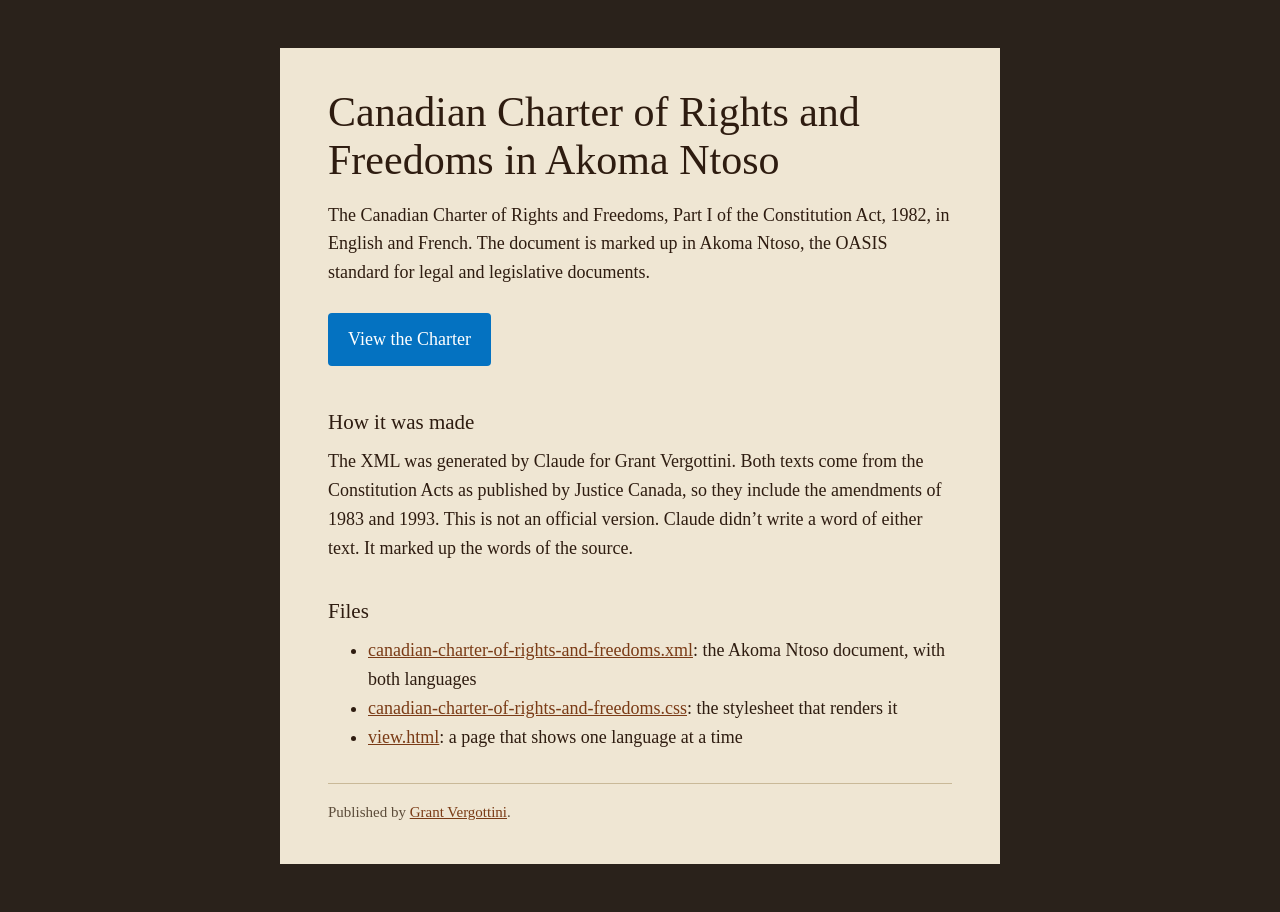
<file: index.html>
<!doctype html>
<html lang="en">
<head>
<meta charset="utf-8">
<meta name="viewport" content="width=device-width, initial-scale=1">
<title>Canadian Charter of Rights and Freedoms in Akoma Ntoso</title>
<meta name="description" content="The Canadian Charter of Rights and Freedoms in Akoma Ntoso XML, in English and French.">
<style>
:root { --ground: #2a221b; --panel: #efe6d3; --ink: #2e1c10; --muted: #5c4c3a; --accent: #7a3b16; --blue: #0472C1; }
* { box-sizing: border-box; }
body { margin: 0; background: var(--ground); color: var(--ink); font: 18px/1.6 Georgia, "Times New Roman", serif; }
main { max-width: 720px; margin: 48px auto; padding: 40px clamp(20px, 5vw, 48px); background: var(--panel); }
h1 { font-size: clamp(30px, 6vw, 42px); line-height: 1.15; margin: 0 0 16px; font-weight: 400; }
h2 { font-size: 21px; margin: 32px 0 8px; font-weight: 400; }
p, ul { margin: 0 0 14px; }
a { color: var(--accent); }
.view { display: inline-block; margin: 12px 0 8px; padding: 12px 20px; background: var(--blue); color: #fff; text-decoration: none; border-radius: 4px; }
.view:hover, .view:focus-visible { background: #035fa2; }
footer { margin-top: 32px; padding-top: 16px; border-top: 1px solid #c9b998; color: var(--muted); font-size: 15px; }
</style>
</head>
<body>
<main>
  <h1>Canadian Charter of Rights and Freedoms in Akoma Ntoso</h1>
  <p>The Canadian Charter of Rights and Freedoms, Part I of the Constitution Act, 1982, in English and French. The document is marked up in Akoma Ntoso, the OASIS standard for legal and legislative documents.</p>
  <a class="view" href="view.html">View the Charter</a>
  <h2>How it was made</h2>
  <p>The XML was generated by Claude for Grant Vergottini. Both texts come from the Constitution Acts as published by Justice Canada, so they include the amendments of 1983 and 1993. This is not an official version. Claude didn&rsquo;t write a word of either text. It marked up the words of the source.</p>
  <h2>Files</h2>
  <ul>
    <li><a href="canadian-charter-of-rights-and-freedoms.xml">canadian-charter-of-rights-and-freedoms.xml</a>: the Akoma Ntoso document, with both languages</li>
    <li><a href="canadian-charter-of-rights-and-freedoms.css">canadian-charter-of-rights-and-freedoms.css</a>: the stylesheet that renders it</li>
    <li><a href="view.html">view.html</a>: a page that shows one language at a time</li>
  </ul>
  <footer>Published by <a href="https://grantvergottini.com/">Grant Vergottini</a>.</footer>
</main>
</body>
</html>
</file>
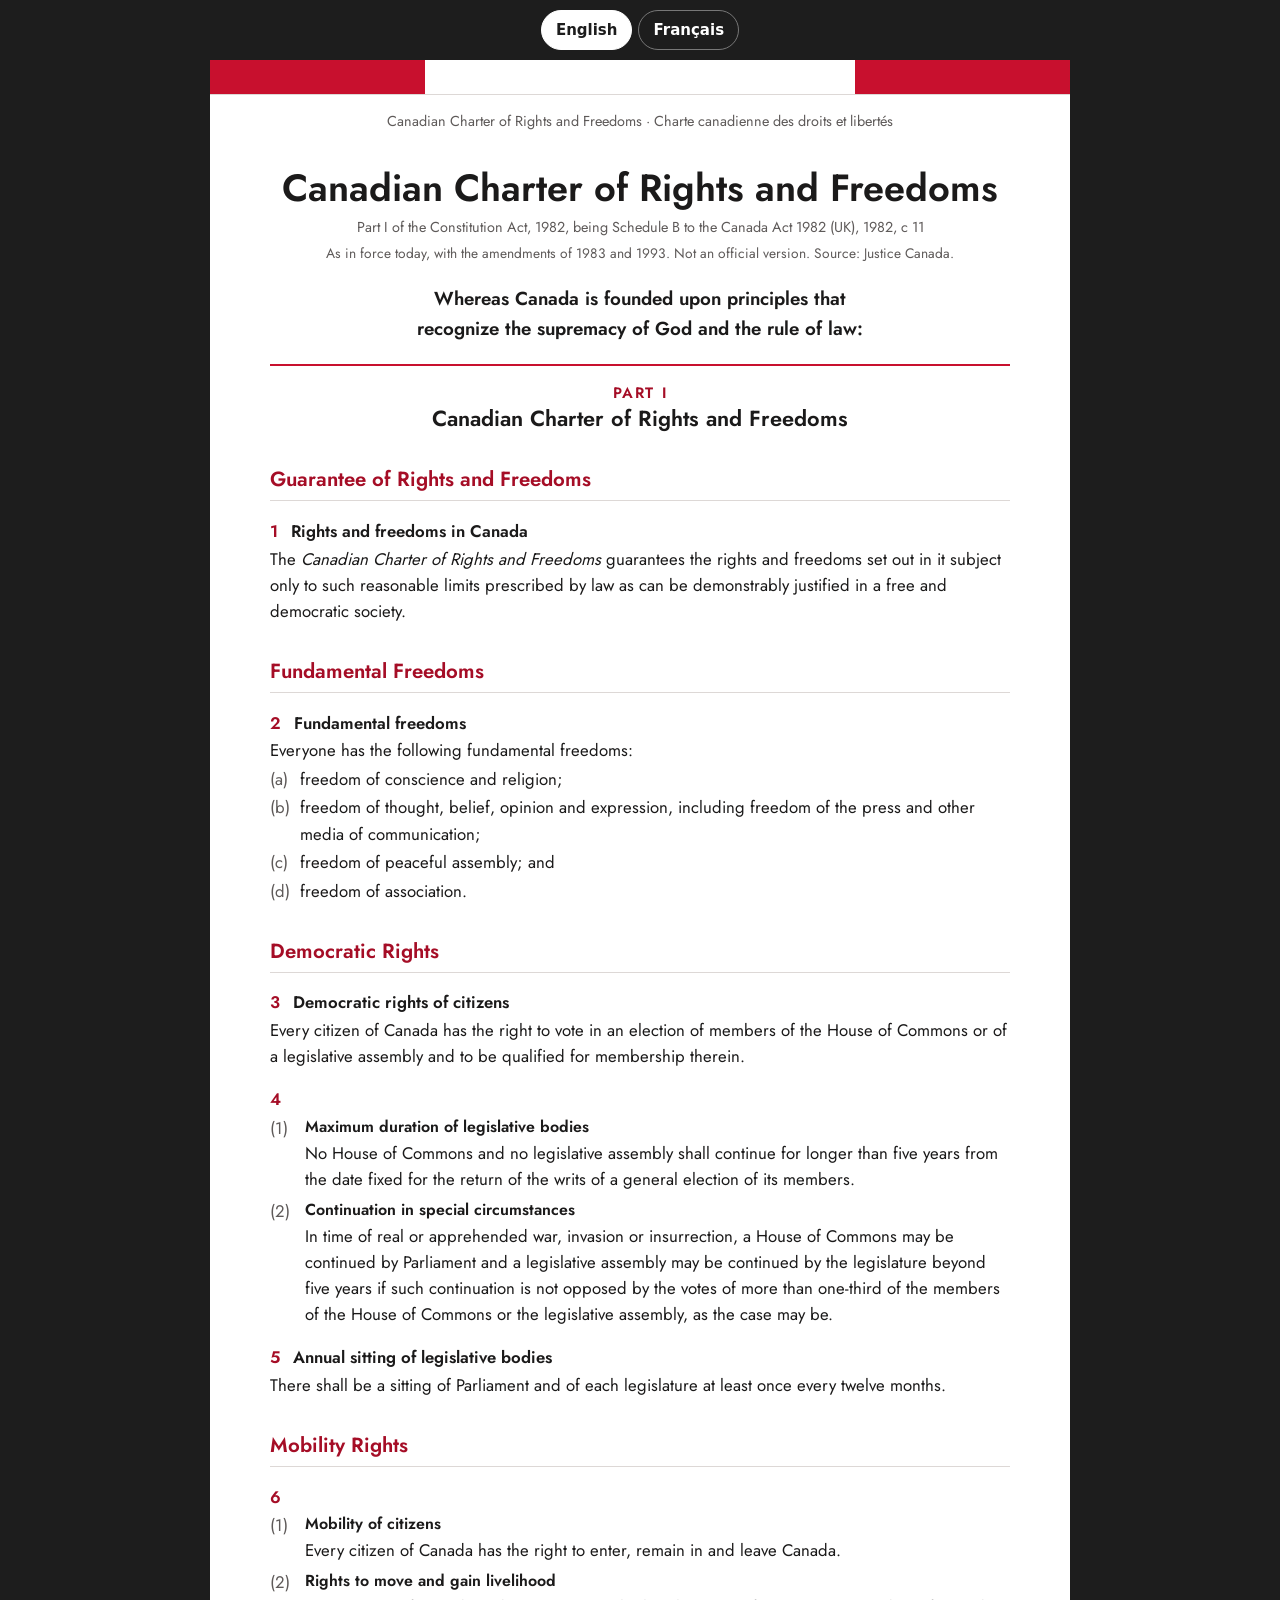
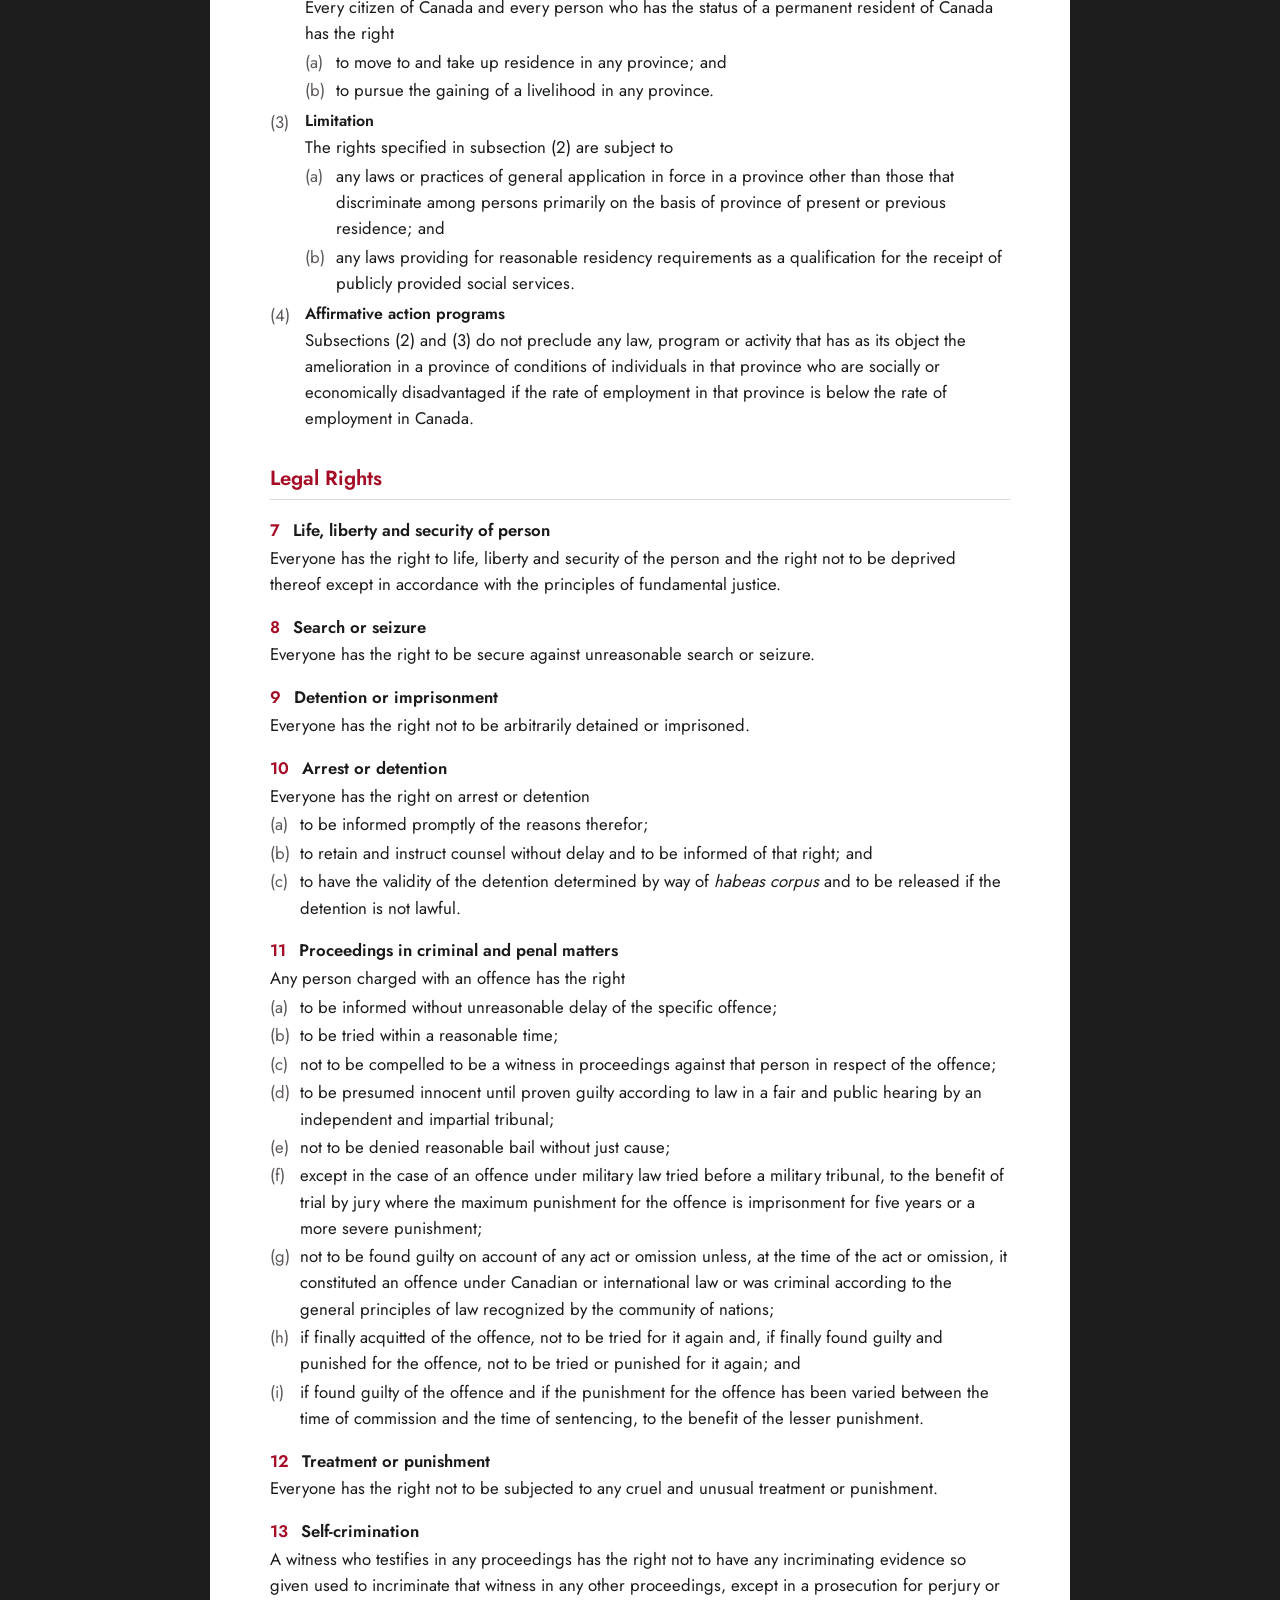
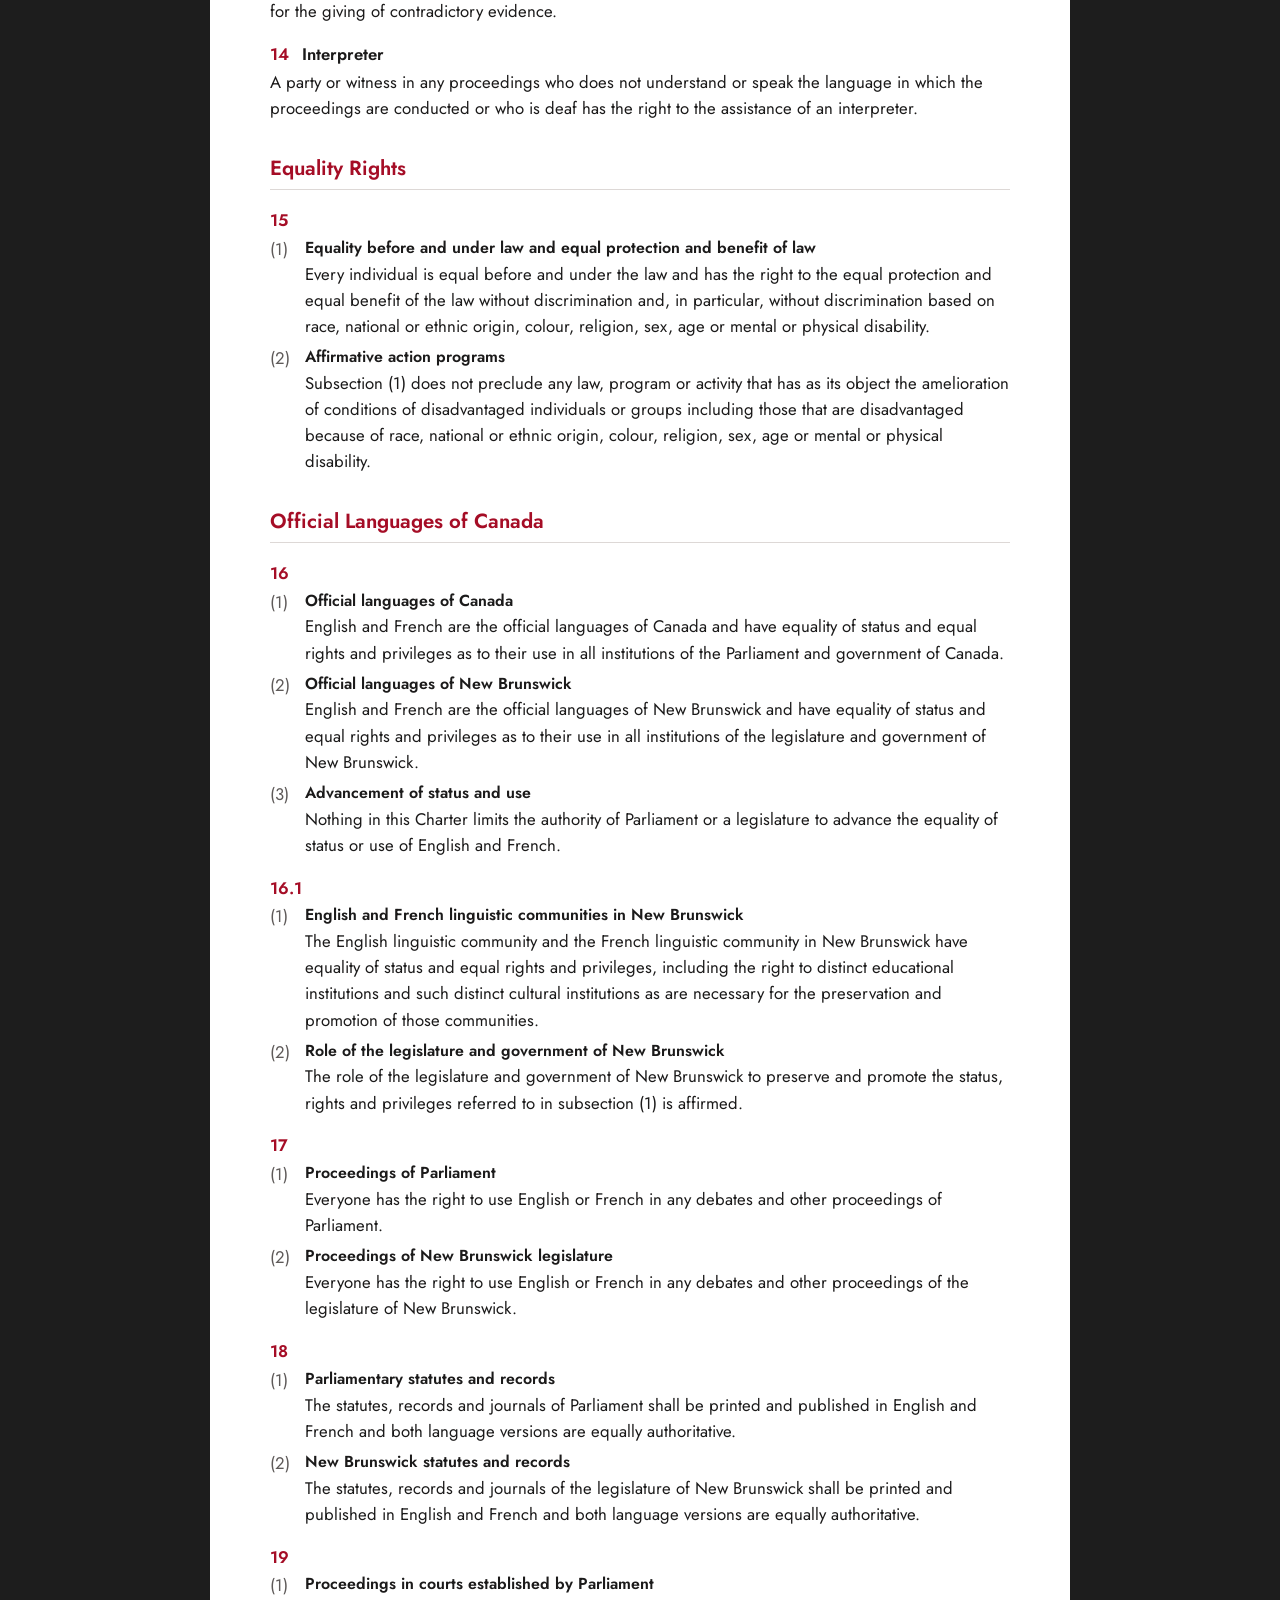
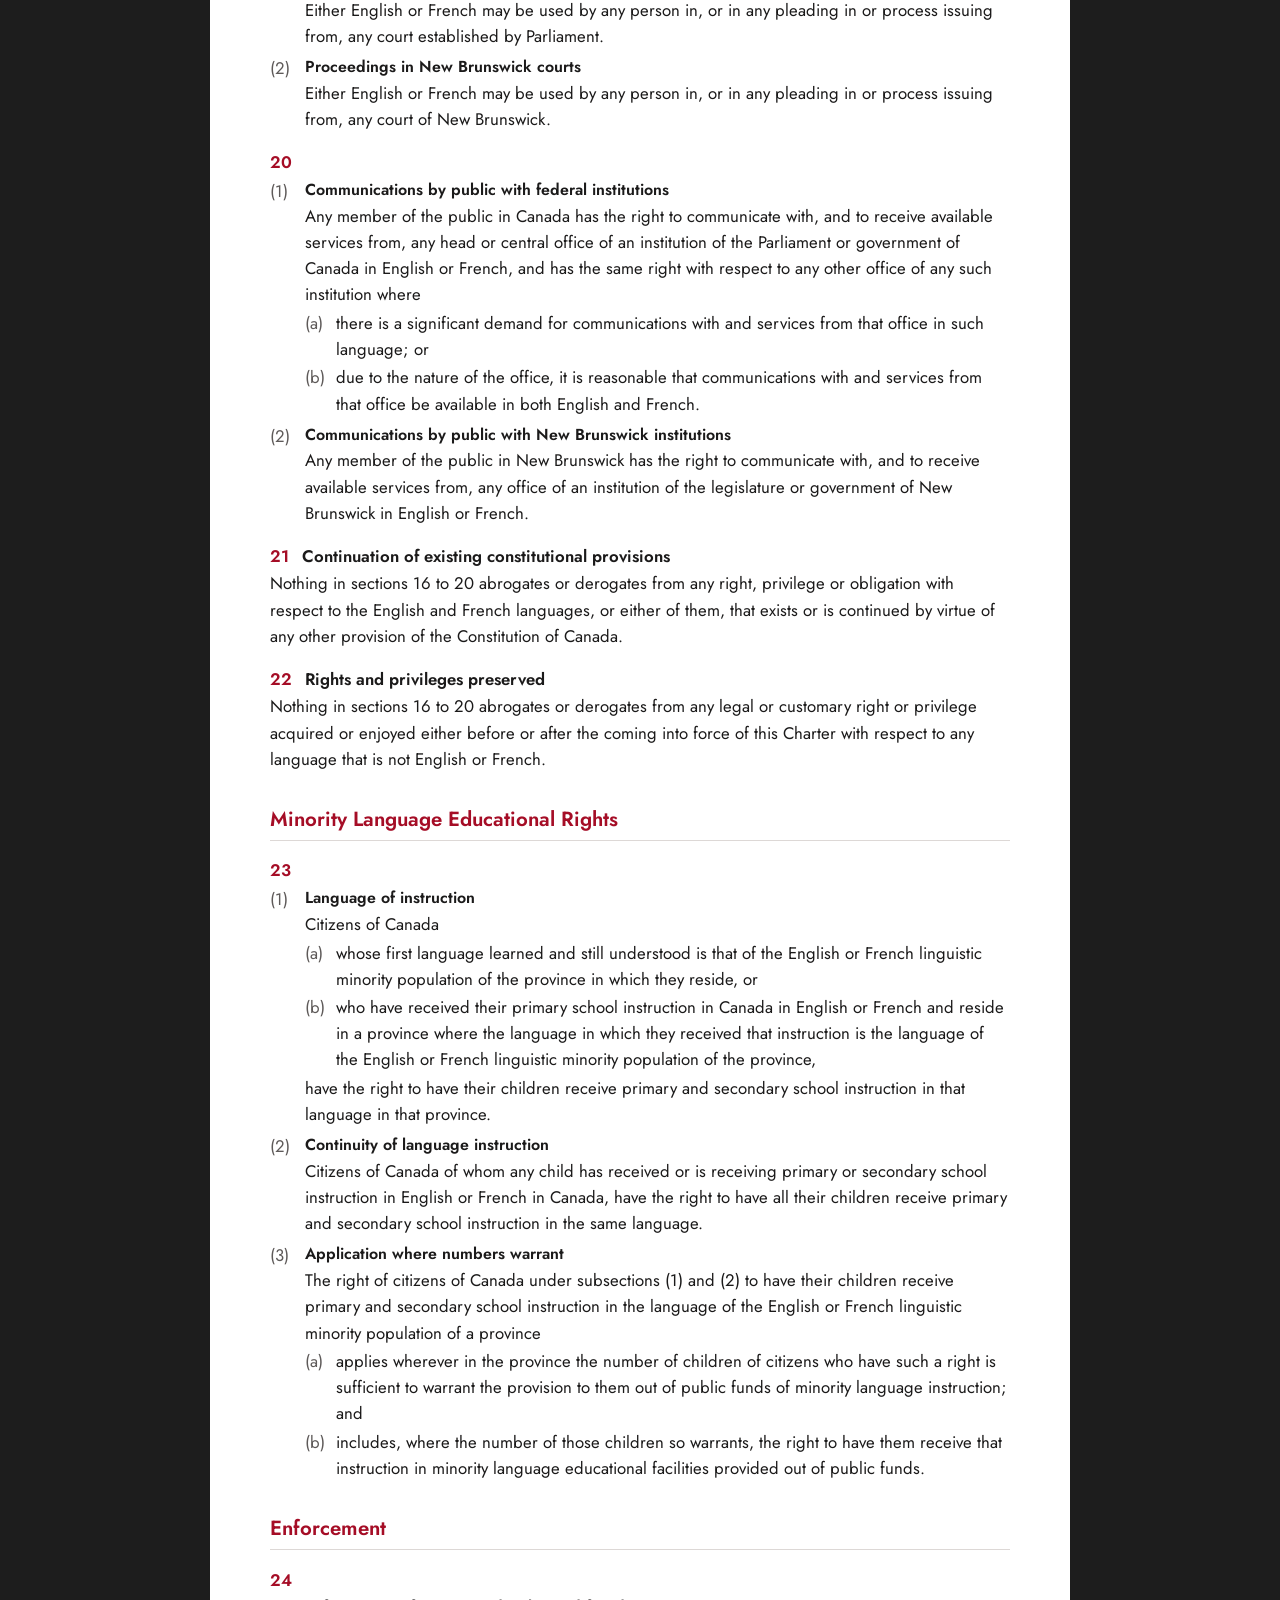
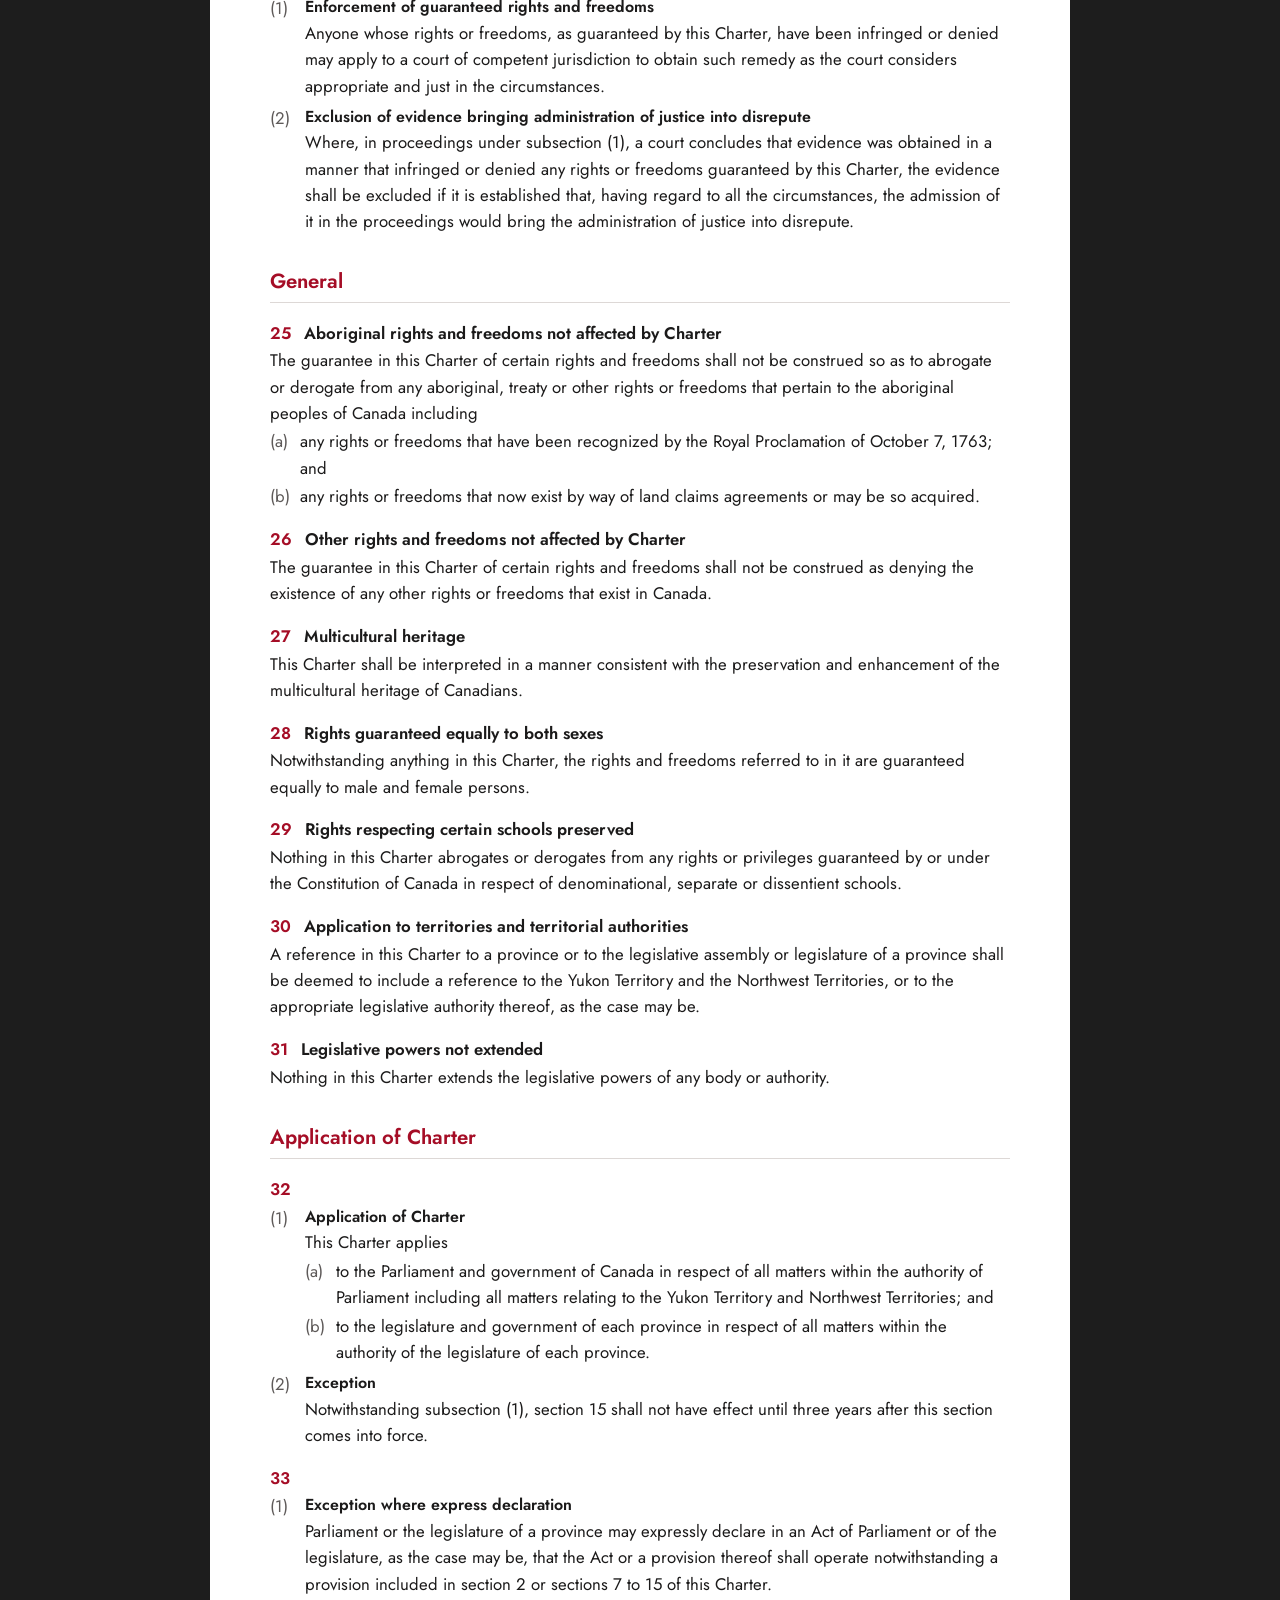
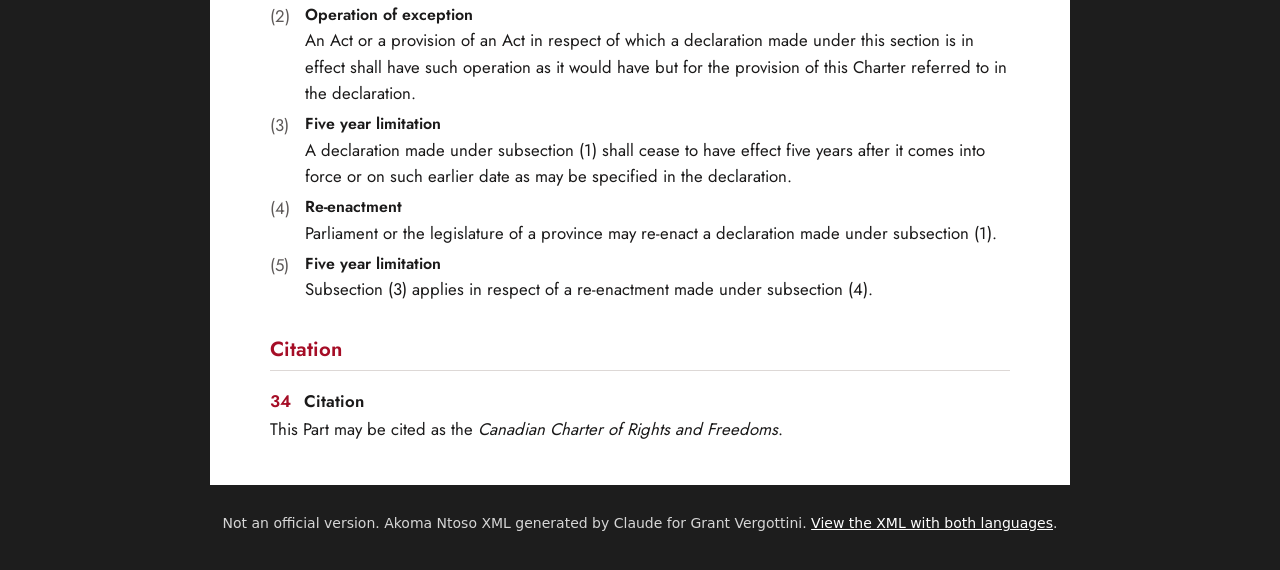
<file: view.html>
<!doctype html>
<html lang="en"><head><meta charset="utf-8"><meta name="viewport" content="width=device-width,initial-scale=1">
<title>Canadian Charter in Akoma Ntoso</title>
<style>
:root{--g:#1d1d1d;--b:#c8102e}
html,html>body{margin:0;background:var(--g)}
.tabs{position:sticky;top:0;z-index:5;display:flex;flex-wrap:wrap;justify-content:center;gap:6px;padding:10px 12px;background:var(--g);font:600 15px/1.2 system-ui,-apple-system,"Segoe UI",sans-serif}
.tabs button{appearance:none;border:1px solid #777;background:none;color:#fff;font:inherit;padding:8px 14px;border-radius:999px;cursor:pointer;min-height:40px}
.tabs button[aria-pressed="true"]{background:#fff;color:var(--g);border-color:#fff}
.tabs button:focus-visible{outline:2px solid #fff;outline-offset:2px}
#message{padding:32px 16px;text-align:center;color:#d6d6d6;font:16px system-ui,sans-serif}
.foot{padding:14px 16px 22px;text-align:center;color:#d6d6d6;font:14px/1.5 system-ui,sans-serif}
.foot a{color:#fff}
</style></head>
<body>
<nav class="tabs" id="tabs" aria-label="Language"></nav>
<main id="doc"><p id="message">Loading the Charter…</p></main>
<p class="foot">Not an official version. Akoma Ntoso XML generated by Claude for Grant Vergottini. <a href="canadian-charter-of-rights-and-freedoms.xml">View the XML with both languages</a>.</p>
<script>
const L=[['eng','English'],['fra','Français']];
(async()=>{try{
const [x,c]=await Promise.all(['canadian-charter-of-rights-and-freedoms.xml','canadian-charter-of-rights-and-freedoms.css'].map(async f=>{const r=await fetch(f);if(!r.ok)throw 0;return r.text()}));
const d=new DOMParser().parseFromString(x,'application/xml');if(d.querySelector('parsererror'))throw 0;
const s=document.createElement('style');s.textContent=c;document.head.appendChild(s);
const root=document.importNode(d.documentElement,true);document.getElementById('doc').replaceChildren(root);
const comps=[...root.getElementsByTagNameNS('*','component')];
const tabs=document.getElementById('tabs');
const show=(k,push)=>{comps.forEach(n=>{n.toggleAttribute('hidden',n.getAttribute('eId')!=='cmp_'+k)});[...tabs.children].forEach(b=>b.setAttribute('aria-pressed',String(b.dataset.k===k)));if(push)try{history.replaceState(null,'','#'+k)}catch(e){}};
L.forEach(([k,n])=>{const b=document.createElement('button');b.type='button';b.textContent=n;b.dataset.k=k;b.lang=k==='eng'?'en':'fr';b.onclick=()=>show(k,true);tabs.appendChild(b)});
const h=location.hash.slice(1);show(L.some(l=>l[0]===h)?h:'eng');
}catch(e){document.getElementById('message').textContent='The document could not be loaded. Please reload this page.'}})();
</script>
</body></html>
</file>
